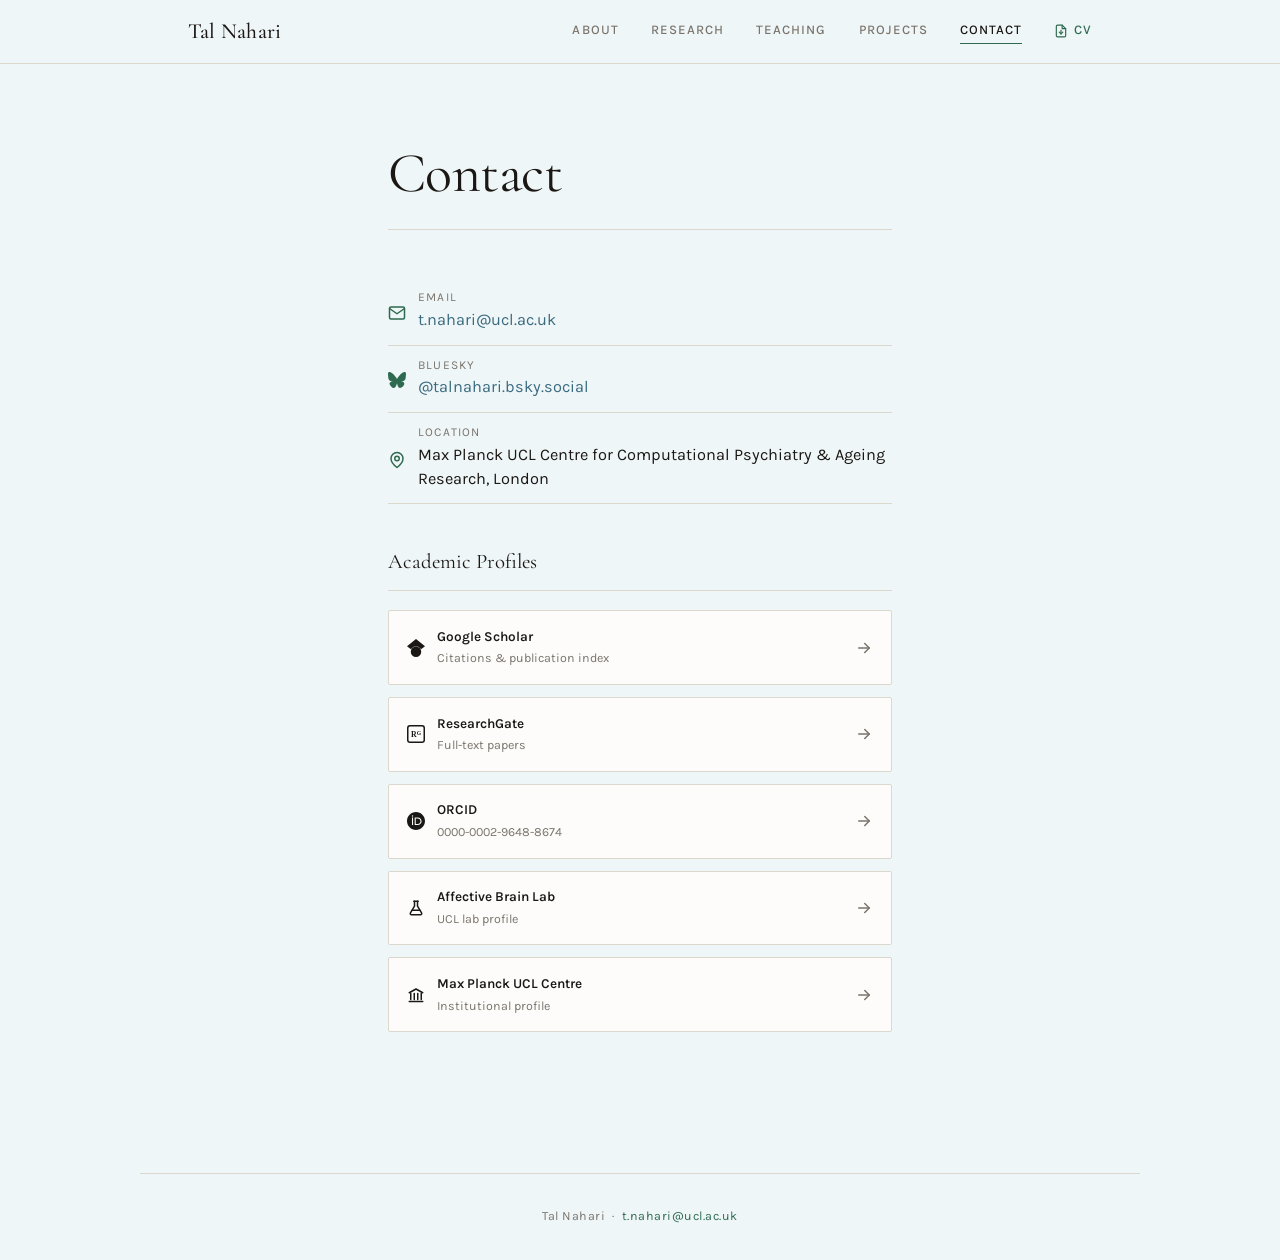
<file: contact.html>
<!DOCTYPE html>
<html lang="en">
<head>
  <meta charset="UTF-8" />
  <meta name="viewport" content="width=device-width, initial-scale=1.0" />
  <title>Contact — Tal Nahari</title>
  <link rel="stylesheet" href="style.css" />
</head>
<body>

  <!-- NAV -->
  <nav class="nav">
    <div class="nav-inner">
      <a href="index.html" class="nav-brand">Tal Nahari</a>
      <ul class="nav-links">
        <li><a href="index.html">About</a></li>
        <li><a href="research.html">Research</a></li>
        <li><a href="teaching.html">Teaching</a></li>
        <li><a href="fun.html">Projects</a></li>
        <li><a href="contact.html" class="active">Contact</a></li>
        <li>
          <a href="Nahari_Tal_CV.pdf" download class="cv-link">
            <svg class="icon icon-stroke" width="14" height="14" viewBox="0 0 24 24" aria-hidden="true"><path d="M14 2H6a2 2 0 0 0-2 2v16a2 2 0 0 0 2 2h12a2 2 0 0 0 2-2V8z"/><polyline points="14 2 14 8 20 8"/><line x1="12" y1="11" x2="12" y2="17"/><polyline points="9 14 12 17 15 14"/></svg>
            CV
          </a>
        </li>
      </ul>
    </div>
  </nav>

  <main class="page contact-page">

    <div class="page-header">
      <h1>Contact</h1>
    </div>

    <!-- DIRECT CHANNELS -->
    <div class="contact-list">
      <div class="contact-line">
        <svg class="icon icon-stroke" width="18" height="18" viewBox="0 0 24 24" aria-hidden="true"><rect x="2" y="4" width="20" height="16" rx="2"/><polyline points="22 6 12 13 2 6"/></svg>
        <div>
          <p class="contact-label">Email</p>
          <a href="mailto:t.nahari@ucl.ac.uk" class="contact-value">t.nahari@ucl.ac.uk</a>
        </div>
      </div>
      <div class="contact-line">
        <svg class="icon" width="18" height="18" viewBox="0 0 24 24" aria-hidden="true"><path d="M12 10.8c-1.087-2.114-4.046-6.053-6.798-7.995C2.566.944 1.561 1.266.902 1.565.139 1.908 0 3.08 0 3.768c0 .69.378 5.65.624 6.479.815 2.736 3.713 3.66 6.383 3.364.136-.02.275-.039.415-.056-.138.022-.276.04-.415.056-3.912.58-7.387 2.005-2.83 7.078 5.013 5.19 6.87-1.113 7.823-4.308.953 3.195 2.05 9.271 7.733 4.308 4.267-4.308 1.172-6.498-2.74-7.078a8.741 8.741 0 0 1-.415-.056c.14.017.279.036.415.056 2.67.297 5.568-.628 6.383-3.364.246-.828.624-5.79.624-6.478 0-.69-.139-1.861-.902-2.206-.659-.298-1.664-.62-4.3 1.24C16.046 4.748 13.087 8.687 12 10.8Z"/></svg>
        <div>
          <p class="contact-label">Bluesky</p>
          <a href="https://bsky.app/profile/talnahari.bsky.social" target="_blank" rel="noopener" class="contact-value">@talnahari.bsky.social</a>
        </div>
      </div>
      <div class="contact-line">
        <svg class="icon icon-stroke" width="18" height="18" viewBox="0 0 24 24" aria-hidden="true"><path d="M20 10c0 6-8 12-8 12s-8-6-8-12a8 8 0 0 1 16 0z"/><circle cx="12" cy="10" r="3"/></svg>
        <div>
          <p class="contact-label">Location</p>
          <p class="contact-value">Max Planck UCL Centre for Computational Psychiatry &amp; Ageing Research, London</p>
        </div>
      </div>
    </div>

    <!-- ACADEMIC PROFILES -->
    <h2 class="contact-subhead">Academic Profiles</h2>

    <div class="profile-links-list">
      <a href="https://scholar.google.com/citations?user=2rUbAiMAAAAJ&hl=en" target="_blank" rel="noopener" class="profile-link">
        <svg class="icon" width="18" height="18" viewBox="0 0 24 24" aria-hidden="true"><path d="M5.242 13.769L0 9.5 12 0l12 9.5-5.242 4.269C17.548 11.249 14.978 9.5 12 9.5c-2.977 0-5.548 1.748-6.758 4.269zM12 10a7 7 0 1 0 0 14 7 7 0 0 0 0-14z"/></svg>
        <div class="pl-label">
          <p class="pl-name">Google Scholar</p>
          <p class="pl-sub">Citations &amp; publication index</p>
        </div>
        <svg class="icon icon-stroke pl-arrow" width="18" height="18" viewBox="0 0 24 24" aria-hidden="true"><line x1="5" y1="12" x2="19" y2="12"/><polyline points="13 6 19 12 13 18"/></svg>
      </a>
      <a href="https://www.researchgate.net/profile/Tal-Nahari" target="_blank" rel="noopener" class="profile-link">
        <svg class="icon" width="18" height="18" viewBox="0 0 24 24" aria-hidden="true"><rect x="1" y="1" width="22" height="22" rx="3" fill="none" stroke="currentColor" stroke-width="2"/><text x="12" y="16.2" text-anchor="middle" font-family="Georgia, serif" font-size="10.5" font-weight="700" fill="currentColor">R<tspan dy="-3.2" font-size="7.5">G</tspan></text></svg>
        <div class="pl-label">
          <p class="pl-name">ResearchGate</p>
          <p class="pl-sub">Full-text papers</p>
        </div>
        <svg class="icon icon-stroke pl-arrow" width="18" height="18" viewBox="0 0 24 24" aria-hidden="true"><line x1="5" y1="12" x2="19" y2="12"/><polyline points="13 6 19 12 13 18"/></svg>
      </a>
      <a href="https://orcid.org/0000-0002-9648-8674" target="_blank" rel="noopener" class="profile-link">
        <svg class="icon" width="18" height="18" viewBox="0 0 24 24" aria-hidden="true"><path d="M12 0C5.372 0 0 5.372 0 12s5.372 12 12 12 12-5.372 12-12S18.628 0 12 0zM7.369 4.378c.525 0 .947.431.947.947s-.422.947-.947.947a.95.95 0 0 1-.947-.947c0-.525.422-.947.947-.947zm-.722 3.038h1.444v10.041H6.647V7.416zm3.562 0h3.9c3.712 0 5.344 2.653 5.344 5.025 0 2.578-2.016 5.025-5.325 5.025h-3.919V7.416zm1.444 1.303v7.444h2.297c3.272 0 4.022-2.484 4.022-3.722 0-2.016-1.284-3.722-4.097-3.722h-2.222z"/></svg>
        <div class="pl-label">
          <p class="pl-name">ORCID</p>
          <p class="pl-sub">0000-0002-9648-8674</p>
        </div>
        <svg class="icon icon-stroke pl-arrow" width="18" height="18" viewBox="0 0 24 24" aria-hidden="true"><line x1="5" y1="12" x2="19" y2="12"/><polyline points="13 6 19 12 13 18"/></svg>
      </a>
      <a href="https://affectivebrain.com/?page_id=7179" target="_blank" rel="noopener" class="profile-link">
        <svg class="icon icon-stroke" width="18" height="18" viewBox="0 0 24 24" aria-hidden="true"><path d="M9 3h6"/><path d="M10 3v6.5L4.6 18.4A1.7 1.7 0 0 0 6.1 21h11.8a1.7 1.7 0 0 0 1.5-2.6L14 9.5V3"/><line x1="7" y1="15" x2="17" y2="15"/></svg>
        <div class="pl-label">
          <p class="pl-name">Affective Brain Lab</p>
          <p class="pl-sub">UCL lab profile</p>
        </div>
        <svg class="icon icon-stroke pl-arrow" width="18" height="18" viewBox="0 0 24 24" aria-hidden="true"><line x1="5" y1="12" x2="19" y2="12"/><polyline points="13 6 19 12 13 18"/></svg>
      </a>
      <a href="https://www.mps-ucl-centre.mpg.de/person/131955" target="_blank" rel="noopener" class="profile-link">
        <svg class="icon icon-stroke" width="18" height="18" viewBox="0 0 24 24" aria-hidden="true"><polyline points="3 9 12 4 21 9"/><line x1="5" y1="10" x2="5" y2="18"/><line x1="9.67" y1="10" x2="9.67" y2="18"/><line x1="14.33" y1="10" x2="14.33" y2="18"/><line x1="19" y1="10" x2="19" y2="18"/><line x1="3" y1="20.5" x2="21" y2="20.5"/></svg>
        <div class="pl-label">
          <p class="pl-name">Max Planck UCL Centre</p>
          <p class="pl-sub">Institutional profile</p>
        </div>
        <svg class="icon icon-stroke pl-arrow" width="18" height="18" viewBox="0 0 24 24" aria-hidden="true"><line x1="5" y1="12" x2="19" y2="12"/><polyline points="13 6 19 12 13 18"/></svg>
      </a>
    </div>

  </main>

  <footer>
    <p>Tal Nahari &nbsp;·&nbsp; <a href="mailto:t.nahari@ucl.ac.uk" style="color:var(--accent)">t.nahari@ucl.ac.uk</a></p>
  </footer>

</body>
</html>
</file>
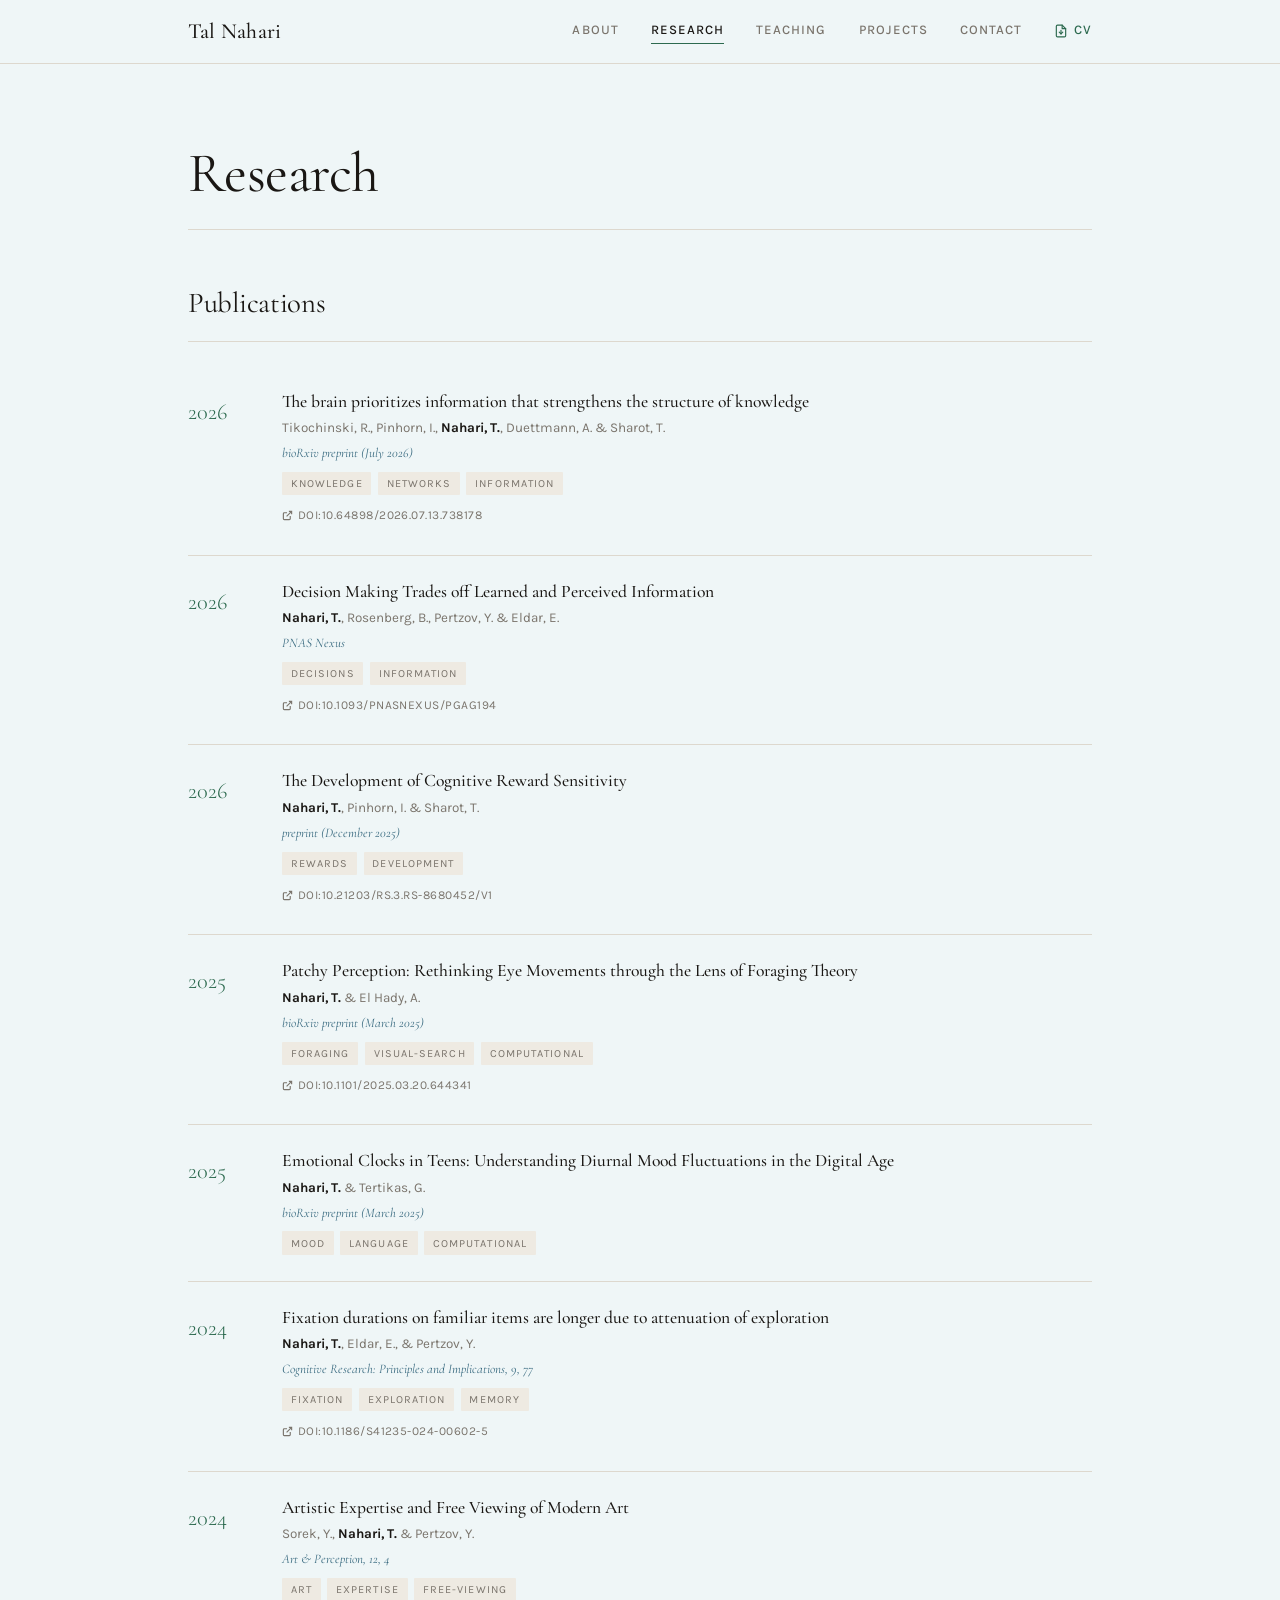
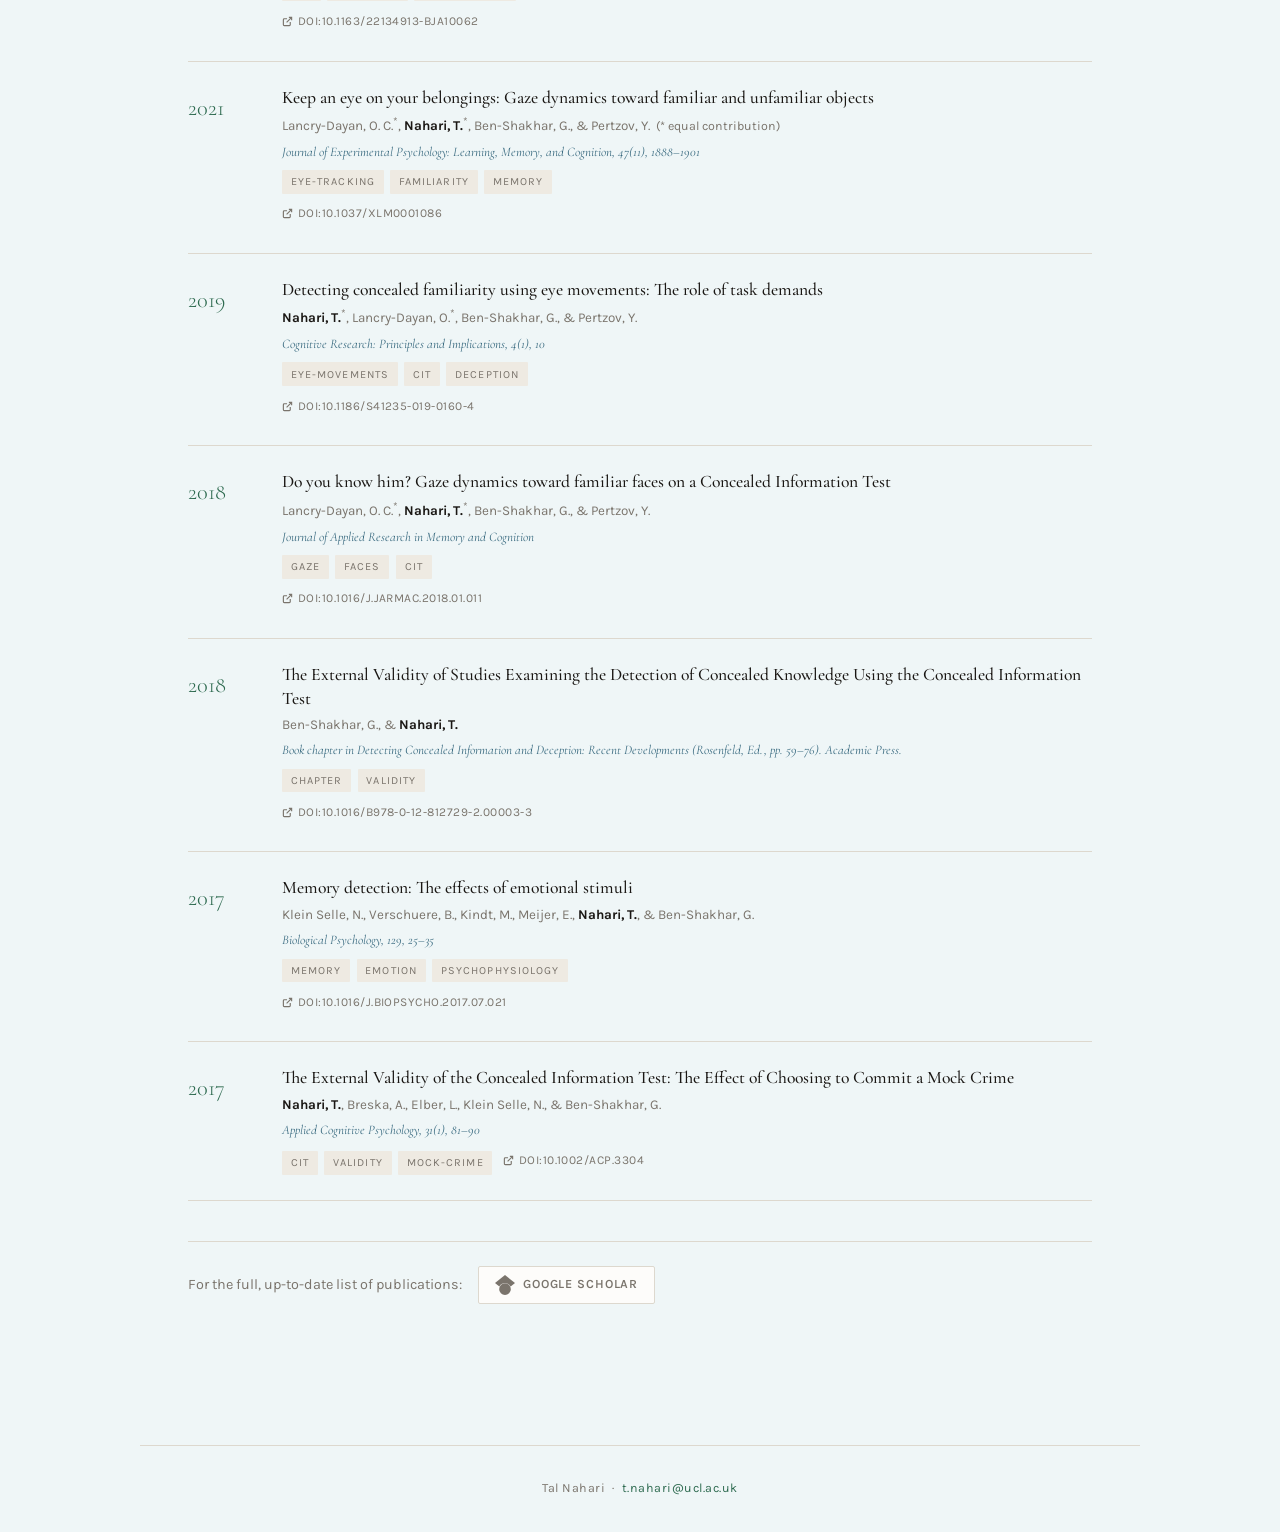
<file: research.html>
<!DOCTYPE html>
<html lang="en">
<head>
  <meta charset="UTF-8" />
  <meta name="viewport" content="width=device-width, initial-scale=1.0" />
  <title>Research — Tal Nahari</title>
  <meta name="description" content="Research interests and publications of Dr. Tal Nahari — cognitive rewards, eye movements, preference formation." />
  <link rel="stylesheet" href="style.css" />
</head>
<body>

  <!-- NAV -->
  <nav class="nav">
    <div class="nav-inner">
      <a href="index.html" class="nav-brand">Tal Nahari</a>
      <ul class="nav-links">
        <li><a href="index.html">About</a></li>
        <li><a href="research.html" class="active">Research</a></li>
        <li><a href="teaching.html">Teaching</a></li>
        <li><a href="fun.html">Projects</a></li>
        <li><a href="contact.html">Contact</a></li>
        <li>
          <a href="Nahari_Tal_CV.pdf" download class="cv-link">
            <svg class="icon icon-stroke" width="14" height="14" viewBox="0 0 24 24" aria-hidden="true"><path d="M14 2H6a2 2 0 0 0-2 2v16a2 2 0 0 0 2 2h12a2 2 0 0 0 2-2V8z"/><polyline points="14 2 14 8 20 8"/><line x1="12" y1="11" x2="12" y2="17"/><polyline points="9 14 12 17 15 14"/></svg>
            CV
          </a>
        </li>
      </ul>
    </div>
  </nav>

  <main class="page">

    <!-- PAGE HEADER -->
    <div class="page-header">
      <h1>Research</h1>
    </div>

    <!-- PUBLICATIONS -->
    <h2 class="section-title">Publications</h2>

    <div class="pubs-list">
      <!-- 2026 preprint (July) -->
      <div class="pub-item">
        <div class="pub-year">2026</div>
        <div class="pub-content">
          <p class="pub-title">The brain prioritizes information that strengthens the structure of knowledge</p>
          <p class="pub-authors">Tikochinski, R., Pinhorn, I., <strong>Nahari, T.</strong>, Duettmann, A. &amp; Sharot, T.</p>
          <p class="pub-journal"><em>bioRxiv</em> preprint (July 2026)</p>
          <span class="pub-tag">Knowledge</span><span class="pub-tag">Networks</span><span class="pub-tag">Information</span>
          <br>
          <a href="https://doi.org/10.64898/2026.07.13.738178" target="_blank" rel="noopener" class="pub-doi">
            <svg width="11" height="11" viewBox="0 0 24 24" fill="none" stroke="currentColor" stroke-width="2.5"><path d="M18 13v6a2 2 0 0 1-2 2H5a2 2 0 0 1-2-2V8a2 2 0 0 1 2-2h6"/><polyline points="15 3 21 3 21 9"/><line x1="10" y1="14" x2="21" y2="3"/></svg>
            doi:10.64898/2026.07.13.738178
          </a>
        </div>
      </div>
      <div class="pub-item">
        <div class="pub-year">2026</div>
        <div class="pub-content">
          <p class="pub-title">Decision Making Trades off Learned and Perceived Information</p>
          <p class="pub-authors"><strong>Nahari, T.</strong>, Rosenberg, B., Pertzov, Y. &amp; Eldar, E.</p>
          <p class="pub-journal">PNAS Nexus</p>
          <span class="pub-tag">Decisions</span><span class="pub-tag">Information</span>
          <br>
          <a href="https://doi.org/10.1093/pnasnexus/pgag194" target="_blank" rel="noopener" class="pub-doi">
            <svg width="11" height="11" viewBox="0 0 24 24" fill="none" stroke="currentColor" stroke-width="2.5"><path d="M18 13v6a2 2 0 0 1-2 2H5a2 2 0 0 1-2-2V8a2 2 0 0 1 2-2h6"/><polyline points="15 3 21 3 21 9"/><line x1="10" y1="14" x2="21" y2="3"/></svg>
            doi:10.1093/pnasnexus/pgag194
          </a>
        </div>
      </div>

      <!-- 2026 preprint -->
      <div class="pub-item">
        <div class="pub-year">2026</div>
        <div class="pub-content">
          <p class="pub-title">The Development of Cognitive Reward Sensitivity</p>
          <p class="pub-authors"><strong>Nahari, T.</strong>, Pinhorn, I. &amp; Sharot, T.</p>
          <p class="pub-journal">preprint (December 2025)</p>
          <span class="pub-tag">Rewards</span><span class="pub-tag">Development</span>
          <br>
          <a href="https://doi.org/10.21203/rs.3.rs-8680452/v1" target="_blank" rel="noopener" class="pub-doi">
            <svg width="11" height="11" viewBox="0 0 24 24" fill="none" stroke="currentColor" stroke-width="2.5"><path d="M18 13v6a2 2 0 0 1-2 2H5a2 2 0 0 1-2-2V8a2 2 0 0 1 2-2h6"/><polyline points="15 3 21 3 21 9"/><line x1="10" y1="14" x2="21" y2="3"/></svg>
            doi:10.21203/rs.3.rs-8680452/v1
          </a>
        </div>
      </div>

      <div class="pub-item">
        <div class="pub-year">2025</div>
        <div class="pub-content">
          <p class="pub-title">Patchy Perception: Rethinking Eye Movements through the Lens of Foraging Theory</p>
          <p class="pub-authors"><strong>Nahari, T.</strong> &amp; El Hady, A.</p>
          <p class="pub-journal"><em>bioRxiv</em> preprint (March 2025)</p>
          <span class="pub-tag">Foraging</span><span class="pub-tag">Visual-search</span><span class="pub-tag">Computational</span>
          <br>
          <a href="https://doi.org/10.1101/2025.03.20.644341" target="_blank" rel="noopener" class="pub-doi">
            <svg width="11" height="11" viewBox="0 0 24 24" fill="none" stroke="currentColor" stroke-width="2.5"><path d="M18 13v6a2 2 0 0 1-2 2H5a2 2 0 0 1-2-2V8a2 2 0 0 1 2-2h6"/><polyline points="15 3 21 3 21 9"/><line x1="10" y1="14" x2="21" y2="3"/></svg>
            doi:10.1101/2025.03.20.644341
          </a>
        </div>
      </div>

      <div class="pub-item">
        <div class="pub-year">2025</div>
        <div class="pub-content">
          <p class="pub-title">Emotional Clocks in Teens: Understanding Diurnal Mood Fluctuations in the Digital Age</p>
          <p class="pub-authors"><strong>Nahari, T.</strong> &amp; Tertikas, G.</p>
          <p class="pub-journal"><em>bioRxiv</em> preprint (March 2025)</p>
          <span class="pub-tag">Mood</span><span class="pub-tag">Language</span><span class="pub-tag">Computational</span>
          <br>
        </div>
      </div>
      
      <!-- 2024 -->
      <div class="pub-item">
        <div class="pub-year">2024</div>
        <div class="pub-content">
          <p class="pub-title">Fixation durations on familiar items are longer due to attenuation of exploration</p>
          <p class="pub-authors"><strong>Nahari, T.</strong>, Eldar, E., &amp; Pertzov, Y.</p>
          <p class="pub-journal">Cognitive Research: Principles and Implications, 9, 77</p>
          <span class="pub-tag">Fixation</span><span class="pub-tag">Exploration</span><span class="pub-tag">Memory</span>
          <br>
          <a href="https://doi.org/10.1186/s41235-024-00602-5" target="_blank" rel="noopener" class="pub-doi">
            <svg width="11" height="11" viewBox="0 0 24 24" fill="none" stroke="currentColor" stroke-width="2.5"><path d="M18 13v6a2 2 0 0 1-2 2H5a2 2 0 0 1-2-2V8a2 2 0 0 1 2-2h6"/><polyline points="15 3 21 3 21 9"/><line x1="10" y1="14" x2="21" y2="3"/></svg>
            doi:10.1186/s41235-024-00602-5
          </a>
        </div>
      </div>

      <div class="pub-item">
        <div class="pub-year">2024</div>
        <div class="pub-content">
          <p class="pub-title"> Artistic Expertise and Free Viewing of Modern Art </p>
          <p class="pub-authors">Sorek, Y., <strong>Nahari, T.</strong> &amp; Pertzov, Y.</p>
          <p class="pub-journal">Art &amp; Perception, 12, 4</p>
          <span class="pub-tag">Art</span><span class="pub-tag">Expertise</span><span class="pub-tag">Free-viewing</span>
          <br>
          <a href="https://doi.org/10.1163/22134913-bja10062" target="_blank" rel="noopener" class="pub-doi">
            <svg width="11" height="11" viewBox="0 0 24 24" fill="none" stroke="currentColor" stroke-width="2.5"><path d="M18 13v6a2 2 0 0 1-2 2H5a2 2 0 0 1-2-2V8a2 2 0 0 1 2-2h6"/><polyline points="15 3 21 3 21 9"/><line x1="10" y1="14" x2="21" y2="3"/></svg>
            doi:10.1163/22134913-bja10062
          </a>
        </div>
      </div>

      <!-- 2021 -->
      <div class="pub-item">
        <div class="pub-year">2021</div>
        <div class="pub-content">
          <p class="pub-title">Keep an eye on your belongings: Gaze dynamics toward familiar and unfamiliar objects</p>
          <p class="pub-authors">Lancry-Dayan, O. C.<sup>*</sup>, <strong>Nahari, T.</strong><sup>*</sup>, Ben-Shakhar, G., &amp; Pertzov, Y. &nbsp;<span style="font-size:0.78rem;color:var(--muted)">(* equal contribution)</span></p>
          <p class="pub-journal">Journal of Experimental Psychology: Learning, Memory, and Cognition, 47(11), 1888–1901</p>
          <span class="pub-tag">Eye-tracking</span><span class="pub-tag">Familiarity</span><span class="pub-tag">Memory</span>
          <br>
          <a href="https://doi.org/10.1037/xlm0001086" target="_blank" rel="noopener" class="pub-doi">
            <svg width="11" height="11" viewBox="0 0 24 24" fill="none" stroke="currentColor" stroke-width="2.5"><path d="M18 13v6a2 2 0 0 1-2 2H5a2 2 0 0 1-2-2V8a2 2 0 0 1 2-2h6"/><polyline points="15 3 21 3 21 9"/><line x1="10" y1="14" x2="21" y2="3"/></svg>
            doi:10.1037/xlm0001086
          </a>
        </div>
      </div>

      <!-- 2019 -->
      <div class="pub-item">
        <div class="pub-year">2019</div>
        <div class="pub-content">
          <p class="pub-title">Detecting concealed familiarity using eye movements: The role of task demands</p>
          <p class="pub-authors"><strong>Nahari, T.</strong><sup>*</sup>, Lancry-Dayan, O.<sup>*</sup>, Ben-Shakhar, G., &amp; Pertzov, Y.</p>
          <p class="pub-journal">Cognitive Research: Principles and Implications, 4(1), 10</p>
          <span class="pub-tag">Eye-movements</span><span class="pub-tag">CIT</span><span class="pub-tag">Deception</span>
          <br>
          <a href="https://doi.org/10.1186/s41235-019-0160-4" target="_blank" rel="noopener" class="pub-doi">
            <svg width="11" height="11" viewBox="0 0 24 24" fill="none" stroke="currentColor" stroke-width="2.5"><path d="M18 13v6a2 2 0 0 1-2 2H5a2 2 0 0 1-2-2V8a2 2 0 0 1 2-2h6"/><polyline points="15 3 21 3 21 9"/><line x1="10" y1="14" x2="21" y2="3"/></svg>
            doi:10.1186/s41235-019-0160-4
          </a>
        </div>
      </div>

      <!-- 2018a -->
      <div class="pub-item">
        <div class="pub-year">2018</div>
        <div class="pub-content">
          <p class="pub-title">Do you know him? Gaze dynamics toward familiar faces on a Concealed Information Test</p>
          <p class="pub-authors">Lancry-Dayan, O. C.<sup>*</sup>, <strong>Nahari, T.</strong><sup>*</sup>, Ben-Shakhar, G., &amp; Pertzov, Y.</p>
          <p class="pub-journal">Journal of Applied Research in Memory and Cognition</p>
          <span class="pub-tag">Gaze</span><span class="pub-tag">Faces</span><span class="pub-tag">CIT</span>
            <br>
          <a href="https://doi.org/10.1016/j.jarmac.2018.01.011" target="_blank" rel="noopener" class="pub-doi">
            <svg width="11" height="11" viewBox="0 0 24 24" fill="none" stroke="currentColor" stroke-width="2.5"><path d="M18 13v6a2 2 0 0 1-2 2H5a2 2 0 0 1-2-2V8a2 2 0 0 1 2-2h6"/><polyline points="15 3 21 3 21 9"/><line x1="10" y1="14" x2="21" y2="3"/></svg>
            doi:10.1016/j.jarmac.2018.01.011
          </a>
        </div>
      </div>

      <!-- 2018b -->
      <div class="pub-item">
        <div class="pub-year">2018</div>
        <div class="pub-content">
          <p class="pub-title">The External Validity of Studies Examining the Detection of Concealed Knowledge Using the Concealed Information Test</p>
          <p class="pub-authors">Ben-Shakhar, G., &amp; <strong>Nahari, T.</strong></p>
          <p class="pub-journal">Book chapter in <em>Detecting Concealed Information and Deception: Recent Developments</em> (Rosenfeld, Ed., pp. 59–76). Academic Press.</p>
          <span class="pub-tag">Chapter</span><span class="pub-tag">Validity</span>
          <br>
          <a href="https://doi.org/10.1016/B978-0-12-812729-2.00003-3" target="_blank" rel="noopener" class="pub-doi">
            <svg width="11" height="11" viewBox="0 0 24 24" fill="none" stroke="currentColor" stroke-width="2.5"><path d="M18 13v6a2 2 0 0 1-2 2H5a2 2 0 0 1-2-2V8a2 2 0 0 1 2-2h6"/><polyline points="15 3 21 3 21 9"/><line x1="10" y1="14" x2="21" y2="3"/></svg>
            doi:10.1016/B978-0-12-812729-2.00003-3
          </a>
        </div>
      </div>

      <!-- 2017a -->
      <div class="pub-item">
        <div class="pub-year">2017</div>
        <div class="pub-content">
          <p class="pub-title">Memory detection: The effects of emotional stimuli</p>
          <p class="pub-authors">Klein Selle, N., Verschuere, B., Kindt, M., Meijer, E., <strong>Nahari, T.</strong>, &amp; Ben-Shakhar, G.</p>
          <p class="pub-journal">Biological Psychology, 129, 25–35</p>
          <span class="pub-tag">Memory</span><span class="pub-tag">Emotion</span><span class="pub-tag">Psychophysiology</span>
          <br>
          <a href="https://doi.org/10.1016/j.biopsycho.2017.07.021" target="_blank" rel="noopener" class="pub-doi">
            <svg width="11" height="11" viewBox="0 0 24 24" fill="none" stroke="currentColor" stroke-width="2.5"><path d="M18 13v6a2 2 0 0 1-2 2H5a2 2 0 0 1-2-2V8a2 2 0 0 1 2-2h6"/><polyline points="15 3 21 3 21 9"/><line x1="10" y1="14" x2="21" y2="3"/></svg>
            doi:10.1016/j.biopsycho.2017.07.021
          </a>
        </div>
      </div>

      <!-- 2017b -->
      <div class="pub-item">
        <div class="pub-year">2017</div>
        <div class="pub-content">
          <p class="pub-title">The External Validity of the Concealed Information Test: The Effect of Choosing to Commit a Mock Crime</p>
          <p class="pub-authors"><strong>Nahari, T.</strong>, Breska, A., Elber, L., Klein Selle, N., &amp; Ben-Shakhar, G.</p>
          <p class="pub-journal">Applied Cognitive Psychology, 31(1), 81–90</p>
          <span class="pub-tag">CIT</span><span class="pub-tag">Validity</span><span class="pub-tag">Mock-crime</span>
          <a href="https://doi.org/10.1002/acp.3304" target="_blank" rel="noopener" class="pub-doi">
            <svg width="11" height="11" viewBox="0 0 24 24" fill="none" stroke="currentColor" stroke-width="2.5"><path d="M18 13v6a2 2 0 0 1-2 2H5a2 2 0 0 1-2-2V8a2 2 0 0 1 2-2h6"/><polyline points="15 3 21 3 21 9"/><line x1="10" y1="14" x2="21" y2="3"/></svg>
            doi:10.1002/acp.3304
          </a>
        </div>
      </div>

    </div><!-- /pubs-list -->

    <!-- SCHOLAR LINK -->
    <div style="margin-top:2.5rem;padding-top:1.5rem;border-top:1px solid var(--border);display:flex;flex-wrap:wrap;align-items:center;gap:1rem;">
      <p style="font-size:0.9rem;color:var(--muted)">For the full, up-to-date list of publications:</p>
      <a href="https://scholar.google.com/citations?user=2rUbAiMAAAAJ&hl=en" target="_blank" rel="noopener" class="alink">
        <svg class="icon" width="20" height="20" viewBox="0 0 24 24" aria-hidden="true"><path d="M5.242 13.769L0 9.5 12 0l12 9.5-5.242 4.269C17.548 11.249 14.978 9.5 12 9.5c-2.977 0-5.548 1.748-6.758 4.269zM12 10a7 7 0 1 0 0 14 7 7 0 0 0 0-14z"/></svg>
        Google Scholar
      </a>
    </div>

  </main>

  <footer>
    <p>Tal Nahari &nbsp;·&nbsp; <a href="mailto:t.nahari@ucl.ac.uk" style="color:var(--accent)">t.nahari@ucl.ac.uk</a></p>
  </footer>

</body>
</html>
</file>
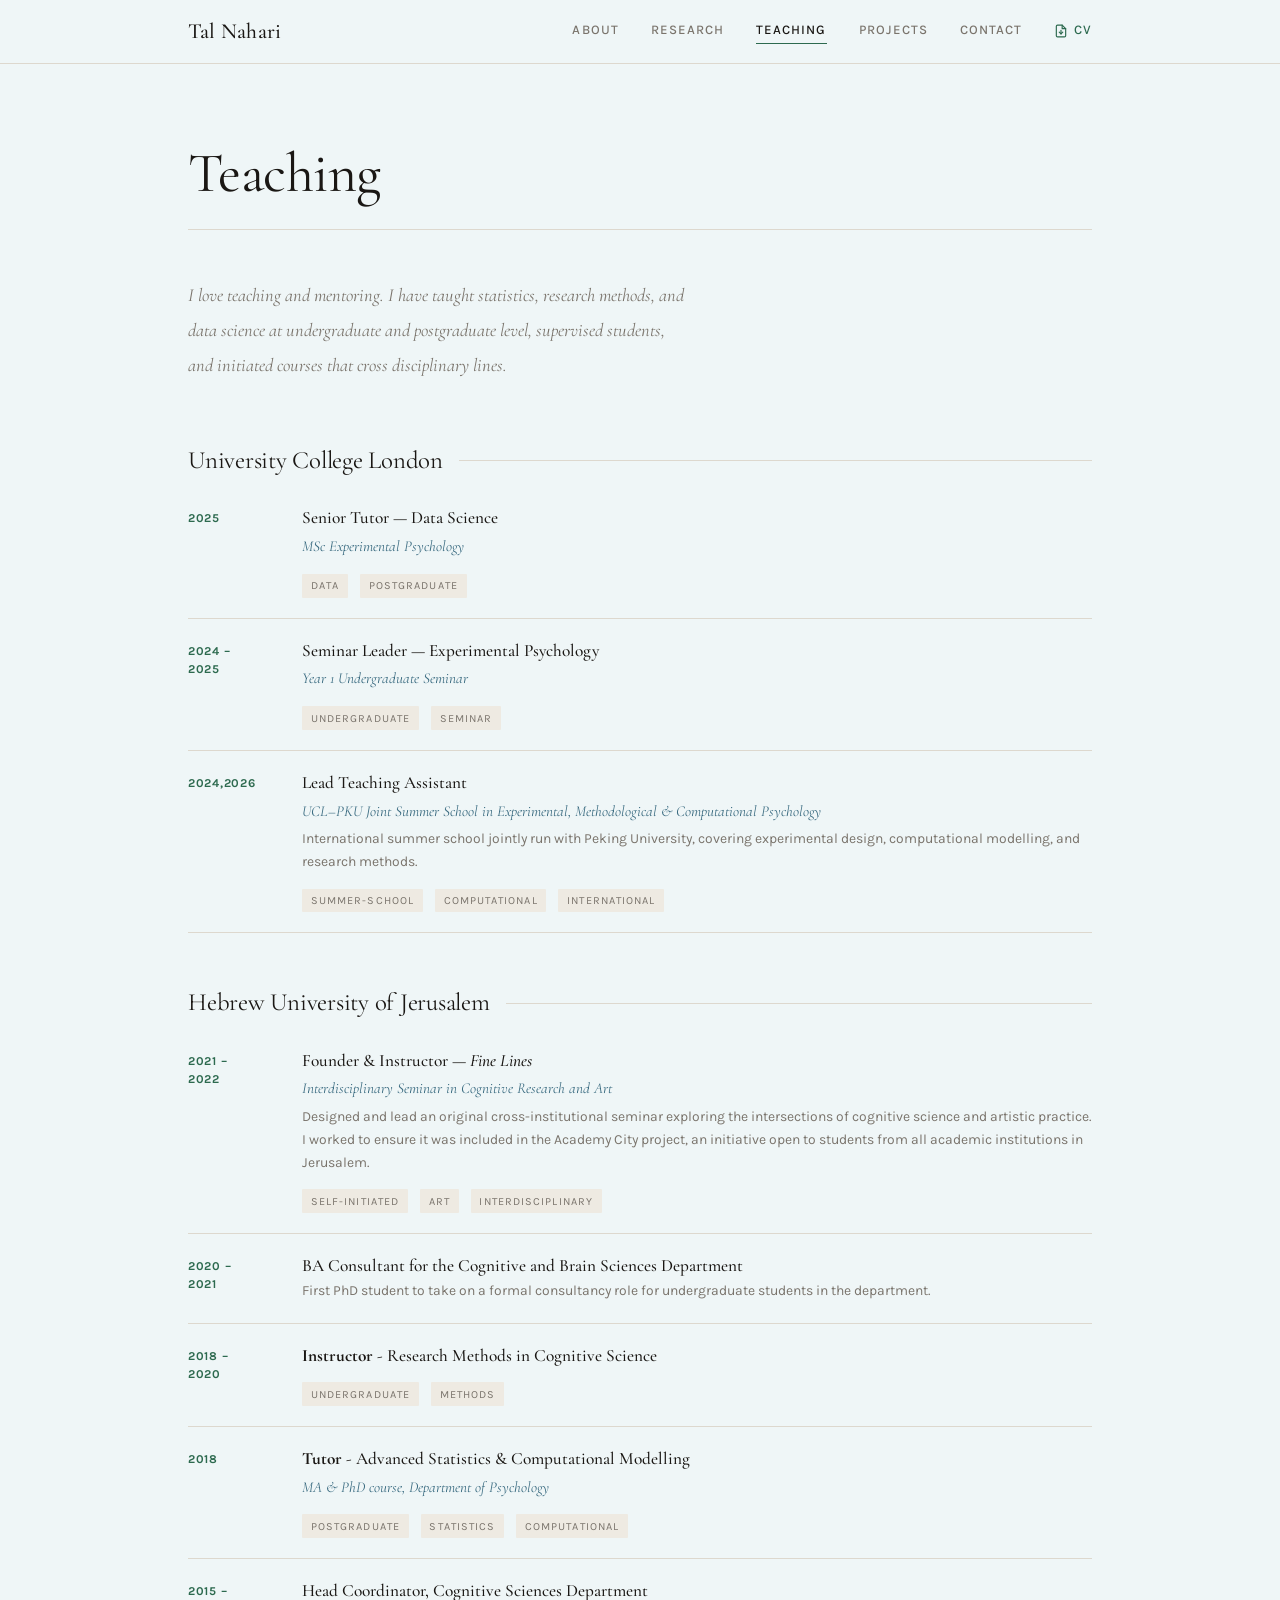
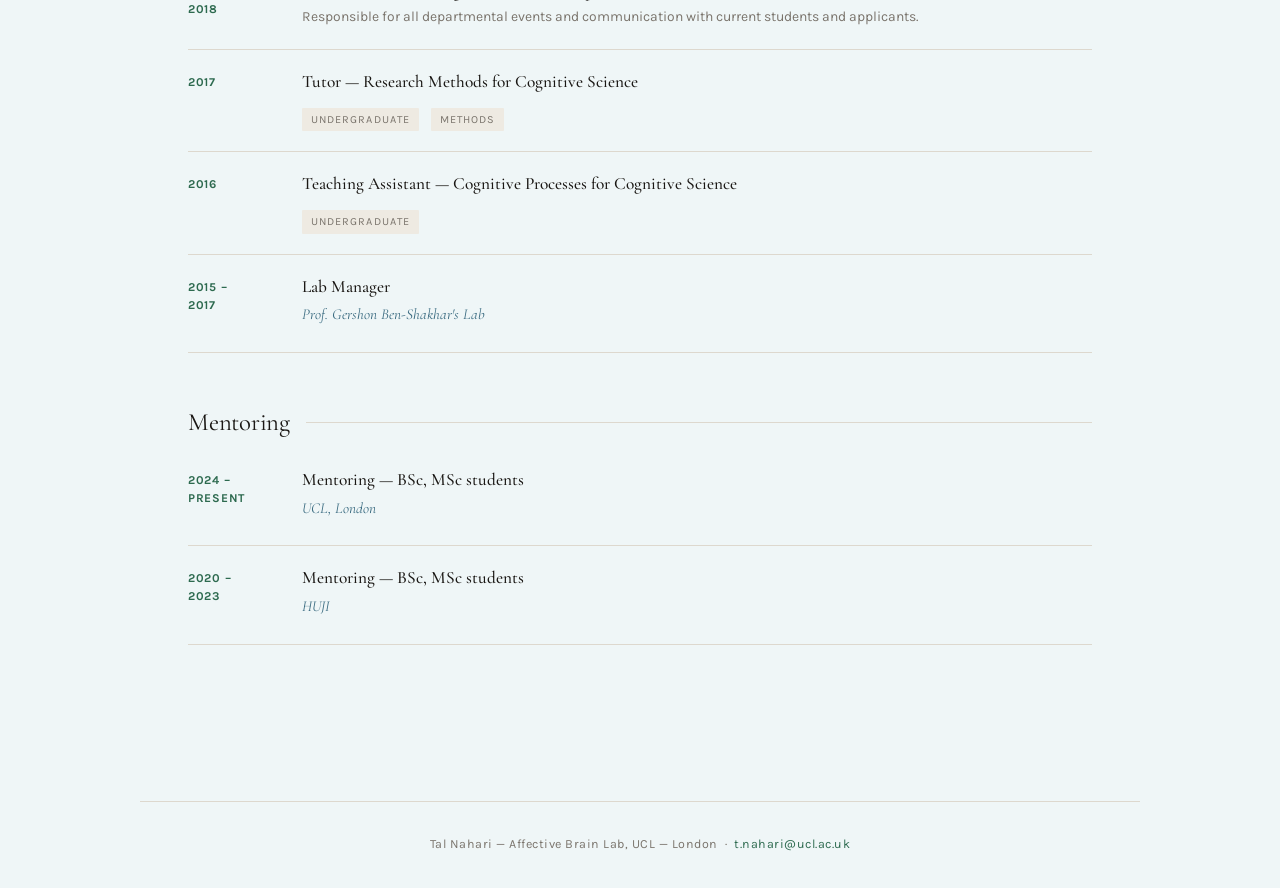
<file: teaching.html>
<!DOCTYPE html>
<html lang="en">
<head>
  <meta charset="UTF-8" />
  <meta name="viewport" content="width=device-width, initial-scale=1.0" />
  <title>Teaching — Tal Nahari</title>
  <meta name="description" content="Teaching, tutoring, and mentoring by Tal Nahari — UCL and Hebrew University of Jerusalem." />
  <link rel="stylesheet" href="style.css" />
  <style>

    .teaching-intro {
      font-family: var(--font-display);
      font-size: clamp(1.05rem, 2.5vw, 1.15rem);
      line-height: 1.9;
      color: var(--muted);
      font-style: italic;
      max-width: 62ch;
      margin-bottom: 3.5rem;
    }

    /* Institution group heading */
    .inst-heading {
      display: flex;
      align-items: center;
      gap: 1rem;
      margin-bottom: 0.25rem;
      margin-top: 3rem;
    }
    .inst-heading:first-of-type { margin-top: 0; }
    .inst-name {
      font-family: var(--font-display);
      font-size: 1.55rem;
      font-weight: 400;
      letter-spacing: -0.01em;
    }
    .inst-location {
      font-size: 0.78rem;
      color: var(--muted);
      letter-spacing: 0.08em;
      text-transform: uppercase;
      font-weight: 500;
      padding-top: 2px;
    }
    .inst-rule {
      flex: 1;
      height: 1px;
      background: var(--border);
    }

    /* Teaching entry list */
    .teaching-list { display: grid; gap: 0; margin-bottom: 1rem; }

    .teaching-entry {
      display: grid;
      grid-template-columns: 90px 1fr;
      gap: 1.25rem 1.5rem;
      padding: 1.25rem 0;
      border-bottom: 1px solid var(--border);
      align-items: start;
    }

    .t-year {
      font-size: 0.75rem;
      font-weight: 700;
      letter-spacing: 0.06em;
      color: var(--accent);
      text-transform: uppercase;
      padding-top: 3px;
      line-height: 1.5;
    }

    .t-body {}
    .t-role {
      font-family: var(--font-display);
      font-size: 1.08rem;
      font-weight: 500;
      line-height: 1.35;
      margin-bottom: 0.2rem;
    }
    .t-course {
      font-family: var(--font-display);
      font-style: italic;
      font-size: 0.95rem;
      color: var(--teal);
      margin-bottom: 0.25rem;
    }
    .t-desc {
      font-size: 0.87rem;
      color: var(--muted);
      line-height: 1.65;
    }
    .t-tags {
      display: flex;
      flex-wrap: wrap;
      gap: 0.35rem;
      margin-top: 0.5rem;
    }

    /* Highlight card for special/initiated entries */
    .teaching-entry.featured {
      background: var(--white);
      border: 1px solid var(--border);
      border-radius: 2px;
      padding: 1.25rem 1.35rem;
      margin: 0.5rem 0;
      position: relative;
      overflow: hidden;
    }
    .teaching-entry.featured::before {
      content: '';
      position: absolute;
      top: 0; left: 0;
      width: 3px; height: 100%;
      background: var(--sage);
    }
    .teaching-entry.featured + .teaching-entry {
      border-top: none;
    }

    @media (max-width: 560px) {
      .teaching-entry {
        grid-template-columns: 1fr;
        gap: 0.3rem;
      }
    }
  </style>
</head>
<body>

  <!-- NAV -->
  <nav class="nav">
    <div class="nav-inner">
      <a href="index.html" class="nav-brand">Tal Nahari</a>
      <ul class="nav-links">
        <li><a href="index.html">About</a></li>
        <li><a href="research.html">Research</a></li>
        <li><a href="teaching.html" class="active">Teaching</a></li>
        <li><a href="fun.html">Projects</a></li>
        <li><a href="contact.html">Contact</a></li>
        <li>
          <a href="Nahari_Tal_CV.pdf" download class="cv-link">
            <svg class="icon icon-stroke" width="14" height="14" viewBox="0 0 24 24" aria-hidden="true"><path d="M14 2H6a2 2 0 0 0-2 2v16a2 2 0 0 0 2 2h12a2 2 0 0 0 2-2V8z"/><polyline points="14 2 14 8 20 8"/><line x1="12" y1="11" x2="12" y2="17"/><polyline points="9 14 12 17 15 14"/></svg>
            CV
          </a>
        </li>
      </ul>
    </div>
  </nav>

  <main class="page">

    <div class="page-header">
      <h1>Teaching</h1>
    </div>

    <p class="teaching-intro">
      I love teaching and mentoring. I have taught statistics, research methods, and data science at undergraduate and postgraduate level,
      supervised students, and initiated courses that cross disciplinary lines.
    </p>


    <!-- ═══════════════════════════════
         UCL  (current)
         ═══════════════════════════════ -->
    <div class="inst-heading">
      <h2 class="inst-name">University College London</h2>
      <div class="inst-rule"></div>
    </div>

    <div class="teaching-list">

      <div class="teaching-entry">
        <div class="t-year">2025</div>
        <div class="t-body">
          <p class="t-role">Senior Tutor — Data Science</p>
          <p class="t-course">MSc Experimental Psychology</p>
          <div class="t-tags">
            <span class="pub-tag">Data</span>
            <span class="pub-tag">Postgraduate</span>
          </div>
        </div>
      </div>

      <div class="teaching-entry">
        <div class="t-year">2024 –<br>2025</div>
        <div class="t-body">
          <p class="t-role">Seminar Leader — Experimental Psychology</p>
          <p class="t-course">Year 1 Undergraduate Seminar</p>
          <div class="t-tags">
            <span class="pub-tag">Undergraduate</span>
            <span class="pub-tag">Seminar</span>
          </div>
        </div>
      </div>

      <div class="teaching-entry">
        <div class="t-year">2024,2026</div>
        <div class="t-body">
          <p class="t-role">Lead Teaching Assistant</p>
          <p class="t-course">UCL–PKU Joint Summer School in Experimental, Methodological &amp; Computational Psychology</p>
          <p class="t-desc">International summer school jointly run with Peking University, covering experimental design, computational modelling, and research methods.</p>
          <div class="t-tags">
            <span class="pub-tag">Summer-school</span>
            <span class="pub-tag">Computational</span>
            <span class="pub-tag">International</span>
          </div>
        </div>
      </div>

    </div><!-- /UCL list -->


    <!-- ═══════════════════════════════
         Hebrew University of Jerusalem
         ═══════════════════════════════ -->
    <div class="inst-heading">
      <h2 class="inst-name">Hebrew University of Jerusalem</h2>
      <div class="inst-rule"></div>
    </div>

    <div class="teaching-list">

      <!-- Fine Lines — featured as it was self-initiated -->
      <div class="teaching-entry">
        <div class="t-year">2021 –<br>2022</div>
        <div class="t-body">
          <p class="t-role">Founder &amp; Instructor — <em>Fine Lines</em></p>
          <p class="t-course">Interdisciplinary Seminar in Cognitive Research and Art</p>
          <p class="t-desc">
            Designed and lead an original cross-institutional seminar exploring the intersections of cognitive
            science and artistic practice. I worked to ensure it was included in the
            Academy City project, an initiative open to students from all academic institutions in Jerusalem. 
          </p>
          <div class="t-tags">
            <span class="pub-tag">Self-initiated</span>
            <span class="pub-tag">Art</span>
            <span class="pub-tag">Interdisciplinary</span>
          </div>
        </div>
      </div>

      <div class="teaching-entry">
        <div class="t-year">2020 –<br>2021</div>
        <div class="t-body">
          <p class="t-role">BA Consultant for the Cognitive and Brain Sciences Department</p>
          <!-- <p class="t-course">Cognitive and Brain Sciences Department</p> -->
          <p class="t-desc">First PhD student to take on a formal consultancy role for undergraduate students in the department.</p>
        </div>
      </div>

      <div class="teaching-entry">
        <div class="t-year">2018 –<br>2020</div>
        <div class="t-body">
          <p class="t-role"><strong>Instructor</strong> - Research Methods in Cognitive Science</p>
          <div class="t-tags">
            <span class="pub-tag">Undergraduate</span>
            <span class="pub-tag">Methods</span>
          </div>
        </div>
      </div>

      <div class="teaching-entry">
        <div class="t-year">2018</div>
        <div class="t-body">
          <p class="t-role"><strong>Tutor</strong> - Advanced Statistics &amp; Computational Modelling</p>
          <p class="t-course">MA &amp; PhD course, Department of Psychology</p>
          <div class="t-tags">
            <span class="pub-tag">Postgraduate</span>
            <span class="pub-tag">Statistics</span>
            <span class="pub-tag">Computational</span>
          </div>
        </div>
      </div>

      <div class="teaching-entry">
        <div class="t-year">2015 –<br>2018</div>
        <div class="t-body">
          <p class="t-role">Head Coordinator, Cognitive Sciences Department</p>
          <p class="t-desc">Responsible for all departmental events and communication with current students and applicants.</p>
        </div>
      </div>


      <div class="teaching-entry">
        <div class="t-year">2017</div>
        <div class="t-body">
          <p class="t-role">Tutor — Research Methods for Cognitive Science</p>
          <div class="t-tags">
            <span class="pub-tag">Undergraduate</span>
            <span class="pub-tag">Methods</span>
          </div>
        </div>
      </div>

      <div class="teaching-entry">
        <div class="t-year">2016</div>
        <div class="t-body">
          <p class="t-role">Teaching Assistant — Cognitive Processes for Cognitive Science</p>
          <div class="t-tags">
            <span class="pub-tag">Undergraduate</span>
          </div>
        </div>
      </div>

      <div class="teaching-entry">
        <div class="t-year">2015 –<br>2017</div>
        <div class="t-body">
          <p class="t-role">Lab Manager</p>
          <p class="t-course">Prof. Gershon Ben-Shakhar's Lab</p>
        </div>
      </div>

    </div><!-- /Hebrew U list -->


    <!-- ═══════════════════════════════
         MENTORING
         ═══════════════════════════════ -->
    <div class="inst-heading" style="margin-top:3rem;">
      <h2 class="inst-name">Mentoring</h2>
      <div class="inst-rule"></div>
    </div>

    <div class="teaching-list">

      <div class="teaching-entry">
        <div class="t-year">2024 –<br>present</div>
        <div class="t-body">
          <p class="t-role">Mentoring — BSc, MSc students</p>
          <p class="t-course">UCL, London</p>
        </div>
      </div>

      <div class="teaching-entry">
        <div class="t-year">2020 –<br>2023</div>
        <div class="t-body">
          <p class="t-role">Mentoring — BSc, MSc students</p>
          <p class="t-course">HUJI</p>
        </div>
      </div>

    </div>

  </main>

  <footer>
    <p>Tal Nahari &mdash; Affective Brain Lab, UCL &mdash; London &nbsp;·&nbsp; <a href="mailto:t.nahari@ucl.ac.uk" style="color:var(--accent)">t.nahari@ucl.ac.uk</a></p>
  </footer>

</body>
</html>
</file>
<file: style.css>
/* ============================================
   TAL NAHARI — Personal Academic Website
   ============================================ */

@import url('https://fonts.googleapis.com/css2?family=Cormorant+Garamond:ital,wght@0,300;0,400;0,500;0,600;1,300;1,400;1,500&family=Karla:ital,wght@0,300;0,400;0,500;0,600;1,300&display=swap');

/* ---- Reset & Base ---- */
*, *::before, *::after { box-sizing: border-box; margin: 0; padding: 0; }

:root {
  --bg:       #eff6f7;
  --bg2:      #EEEAE2;
  --white:    #FDFCFA;
  --text:     #1A1714;
  --muted:    #7A746C;
  --border:   #DDD8CE;
  --accent:   #2D6A4F;   
  --accent-h: #1B4332;  
  --teal:     #3A6B80;
  --sage:     #537A5A;
  --sand:     #C9A96E;

  /* --bg:       #abeff8;
  --bg2:      #abe8f5;
  --white:    #FCFEFE;

  --text:     #142126;
  --muted:    #61727A;
  --border:   #C9D7DC;

  --accent:   #3A6B80;
  --accent-h: #2E586A;

  --teal:     #2F6175;
  --sage:     #5F7F7B;
  --sand:     #B8A17A; */

  --font-display: 'Cormorant Garamond', Georgia, serif;
  --font-body:    'Karla', system-ui, sans-serif;

  --nav-h: 64px;
  --max-w: 1000px;
  --gap:   clamp(1.5rem, 4vw, 3rem);
}

html { scroll-behavior: smooth; }

body {
  background: var(--bg);
  color: var(--text);
  font-family: var(--font-body);
  font-size: clamp(15px, 1.8vw, 17px);
  line-height: 1.75;
  -webkit-font-smoothing: antialiased;
}

a { color: inherit; text-decoration: none; }
img { max-width: 100%; display: block; }
ul { list-style: none; }

/* ---- NAV ---- */
.nav {
  position: sticky; top: 0; z-index: 100;
  background: var(--bg);
  border-bottom: 1px solid var(--border);
  height: var(--nav-h);
}
.nav-inner {
  max-width: var(--max-w);
  margin: 0 auto;
  padding: 0 var(--gap);
  height: 100%;
  display: flex;
  align-items: center;
  justify-content: space-between;
}
.nav-brand {
  font-family: var(--font-display);
  font-size: 1.35rem;
  font-weight: 500;
  letter-spacing: 0.01em;
  color: var(--text);
  transition: color .2s;
}
.nav-brand:hover { color: var(--accent); }

.nav-links {
  display: flex;
  align-items: center;
  gap: 2rem;
}
.nav-links a {
  font-size: 0.82rem;
  font-weight: 500;
  letter-spacing: 0.08em;
  text-transform: uppercase;
  color: var(--muted);
  transition: color .2s;
  position: relative;
  padding-bottom: 2px;
}
.nav-links a::after {
  content: '';
  position: absolute;
  bottom: 0; left: 0;
  width: 0; height: 1px;
  background: var(--accent);
  transition: width .25s ease;
}
.nav-links a:hover,
.nav-links a.active {
  color: var(--text);
}
.nav-links a:hover::after,
.nav-links a.active::after { width: 100%; }

.nav-links .scholar-link {
  display: flex;
  align-items: center;
  gap: 0.4rem;
  color: var(--accent);
  font-weight: 600;
  letter-spacing: 0.05em;
  padding: 0.35rem 0.85rem;
  border: 1px solid var(--accent);
  border-radius: 2px;
  transition: background .2s, color .2s;
}
.nav-links .scholar-link::after { display: none; }
.nav-links .scholar-link:hover {
  background: var(--accent);
  color: var(--white);
}

/* ---- PAGE WRAPPER ---- */
.page {
  max-width: var(--max-w);
  margin: 0 auto;
  padding: clamp(2.5rem, 6vw, 5rem) var(--gap);
}

/* ---- PAGE HEADER ---- */
.page-header {
  margin-bottom: 3rem;
  padding-bottom: 1.5rem;
  border-bottom: 1px solid var(--border);
}
.page-header .eyebrow {
  font-size: 0.72rem;
  letter-spacing: 0.15em;
  text-transform: uppercase;
  color: var(--accent);
  font-weight: 600;
  margin-bottom: 0.5rem;
}
.page-header h1 {
  font-family: var(--font-display);
  font-size: clamp(2.4rem, 5vw, 3.5rem);
  font-weight: 400;
  line-height: 1.15;
  letter-spacing: -0.01em;
}

/* ---- HOME / HERO ---- */
.hero {
  display: grid;
  grid-template-columns: 1fr 300px;
  gap: 4rem;
  align-items: start;
  padding-top: clamp(2.5rem, 6vw, 4.5rem);
}
.hero-text .greeting {
  font-size: 0.75rem;
  letter-spacing: 0.15em;
  text-transform: uppercase;
  color: var(--accent);
  font-weight: 600;
  margin-bottom: 1rem;
}
.hero-text h1 {
  font-family: var(--font-display);
  font-size: clamp(3rem, 7vw, 5rem);
  font-weight: 300;
  line-height: 1.05;
  letter-spacing: -0.02em;
  margin-bottom: 0.4rem;
}
.hero-text .title {
  font-family: var(--font-display);
  font-size: 1.2rem;
  color: var(--muted);
  font-style: italic;
  margin-bottom: 1.6rem;
  line-height: 1.4;
}
.hero-text .affil-line {
  font-size: 0.82rem;
  letter-spacing: 0.03em;
  color: var(--muted);
  border-left: 2px solid var(--sand);
  padding-left: 0.85rem;
  margin-bottom: 2rem;
  line-height: 1.9;
}
.hero-text .affil-line a { color: var(--teal); text-decoration: underline; }
.hero-text .bio {
  font-size: 1.02rem;
  line-height: 1.85;
  color: var(--text);
  max-width: 56ch;
  margin-bottom: 2.5rem;
}

.hero-img {
  position: relative;
}
.hero-img img {
  width: 100%;
  aspect-ratio: 3/4;
  object-fit: cover;
  object-position: top center;
  filter: grayscale(10%) contrast(1.02);
  transition: filter .4s;
}
.hero-img img:hover { filter: grayscale(0%) contrast(1); }
.hero-img::before {
  content: '';
  position: absolute;
  top: -10px; left: -10px;
  right: 10px; bottom: 10px;
  border: 1px solid var(--border);
  z-index: -1;
}

/* Academic links */
.academic-links {
  display: flex;
  flex-wrap: wrap;
  gap: 0.75rem;
  margin-bottom: 2.5rem;
}
.alink {
  display: inline-flex;
  align-items: center;
  gap: 0.5rem;
  font-size: 0.78rem;
  letter-spacing: 0.07em;
  text-transform: uppercase;
  font-weight: 600;
  padding: 0.45rem 1rem;
  border: 1px solid var(--border);
  border-radius: 2px;
  color: var(--muted);
  transition: all .2s;
  background: var(--white);
}
.alink:hover {
  border-color: var(--accent);
  color: var(--accent);
  background: var(--bg);
}
.alink svg { flex-shrink: 0; }

/* Section title */
.section-title {
  font-family: var(--font-display);
  font-size: 1.8rem;
  font-weight: 400;
  letter-spacing: -0.01em;
  margin-bottom: 1.5rem;
  padding-bottom: 0.75rem;
  border-bottom: 1px solid var(--border);
}

/* Awards section */
.awards-section { margin-top: 3.5rem; }
.awards-grid {
  display: grid;
  gap: 0;
}
.award-row {
  display: grid;
  grid-template-columns: 70px 1fr;
  gap: 1rem;
  padding: 0.8rem 0;
  border-bottom: 1px solid var(--border);
  align-items: baseline;
}
.award-year {
  font-size: 0.78rem;
  font-weight: 600;
  color: var(--accent);
  letter-spacing: 0.06em;
}
.award-text { font-size: 0.92rem; line-height: 1.5; }

/* ---- RESEARCH PAGE ---- */
.interests-grid {
  display: grid;
  grid-template-columns: repeat(auto-fit, minmax(260px, 1fr));
  gap: 1.5rem;
  margin-bottom: 4rem;
}
.interest-card {
  background: var(--white);
  border: 1px solid var(--border);
  padding: 1.75rem;
  border-radius: 2px;
  position: relative;
  overflow: hidden;
  transition: transform .2s, box-shadow .2s;
}
.interest-card::before {
  content: '';
  position: absolute;
  top: 0; left: 0;
  width: 3px; height: 100%;
  background: var(--accent);
  transition: width .3s;
}
.interest-card:nth-child(2)::before { background: var(--teal); }
.interest-card:nth-child(3)::before { background: var(--sage); }
.interest-card:hover { transform: translateY(-3px); box-shadow: 0 8px 30px rgba(0,0,0,0.07); }
.interest-num {
  font-family: var(--font-display);
  font-size: 2.5rem;
  color: var(--border);
  line-height: 1;
  margin-bottom: 0.75rem;
}
.interest-card h3 {
  font-family: var(--font-display);
  font-size: 1.2rem;
  font-weight: 500;
  margin-bottom: 0.5rem;
}
.interest-card p { font-size: 0.88rem; color: var(--muted); line-height: 1.6; }

/* Publications */
.pubs-list { display: grid; gap: 0; }
.pub-item {
  padding: 1.5rem 0;
  border-bottom: 1px solid var(--border);
  display: grid;
  grid-template-columns: 70px 1fr;
  gap: 1.5rem;
  align-items: start;
  transition: background .2s;
}
.pub-year {
  font-family: var(--font-display);
  font-size: 1.4rem;
  color: var(--accent);
  font-weight: 300;
  padding-top: 2px;
}
.pub-content .pub-title {
  font-family: var(--font-display);
  font-size: 1.1rem;
  font-weight: 500;
  line-height: 1.35;
  margin-bottom: 0.3rem;
}
.pub-content .pub-authors {
  font-size: 0.84rem;
  color: var(--muted);
  margin-bottom: 0.25rem;
  line-height: 1.5;
}
.pub-content .pub-authors strong { color: var(--text); }
.pub-content .pub-journal {
  font-size: 0.82rem;
  color: var(--teal);
  font-style: italic;
  font-family: var(--font-display);
}
.pub-content .pub-doi {
  display: inline-flex;
  align-items: center;
  gap: 0.3rem;
  margin-top: 0.5rem;
  font-size: 0.75rem;
  color: var(--muted);
  letter-spacing: 0.04em;
  text-transform: uppercase;
  transition: color .2s;
}
.pub-content .pub-doi:hover { color: var(--accent); }
.pub-tag {
  display: inline-block;
  font-size: 0.68rem;
  letter-spacing: 0.1em;
  text-transform: uppercase;
  background: var(--bg2);
  color: var(--muted);
  padding: 0.15rem 0.55rem;
  border-radius: 1px;
  margin-right: 0.4rem;
  margin-top: 0.4rem;
}

/* ---- FUN / EXPLORE PAGE ---- */
.fun-intro {
  font-family: var(--font-display);
  font-size: 1.15rem;
  font-style: italic;
  color: var(--muted);
  max-width: 60ch;
  margin-bottom: 4rem;
  line-height: 1.8;
}
.viz-section {
  margin-bottom: 5rem;
}
.viz-title {
  font-family: var(--font-display);
  font-size: 1.6rem;
  font-weight: 400;
  margin-bottom: 0.4rem;
}
.viz-subtitle {
  font-size: 0.82rem;
  color: var(--muted);
  letter-spacing: 0.04em;
  margin-bottom: 1.75rem;
}

/* Wordcloud */
#wordcloud-canvas {
  width: 100%;
  max-width: 860px;
  height: 420px;
  border: 1px solid var(--border);
  background: var(--white);
  border-radius: 2px;
}

/* Paper palette */
.palette-grid {
  display: grid;
  grid-template-columns: repeat(auto-fill, minmax(280px, 1fr));
  gap: 1rem;
}
.palette-card {
  border: 1px solid var(--border);
  border-radius: 2px;
  overflow: hidden;
  background: var(--white);
  transition: transform .2s, box-shadow .2s;
  cursor: default;
}
.palette-card:hover {
  transform: translateY(-3px);
  box-shadow: 0 10px 30px rgba(0,0,0,0.08);
}
.palette-swatches {
  display: flex;
  height: 60px;
}
.swatch { flex: 1; }
.palette-info {
  padding: 1rem 1.1rem;
}
.palette-info .p-year {
  font-size: 0.72rem;
  letter-spacing: 0.12em;
  text-transform: uppercase;
  color: var(--muted);
  margin-bottom: 0.2rem;
}
.palette-info .p-title {
  font-family: var(--font-display);
  font-size: 0.98rem;
  font-weight: 500;
  line-height: 1.3;
  margin-bottom: 0.3rem;
}
.palette-info .p-journal {
  font-size: 0.78rem;
  color: var(--muted);
  font-style: italic;
  font-family: var(--font-display);
}

/* Timeline */
#timeline-container {
  overflow-x: auto;
  padding: 1rem 0;
}
.timeline-wrap {
  min-width: 640px;
}

/* ---- CONTACT PAGE ---- */
.contact-grid {
  display: grid;
  grid-template-columns: 1fr 1fr;
  gap: 4rem;
  align-items: start;
}
.contact-block h3 {
  font-family: var(--font-display);
  font-size: 1.3rem;
  font-weight: 400;
  margin-bottom: 1.2rem;
  padding-bottom: 0.6rem;
  border-bottom: 1px solid var(--border);
}
.contact-line {
  display: flex;
  align-items: flex-start;
  gap: 0.75rem;
  padding: 0.7rem 0;
  border-bottom: 1px solid var(--border);
  font-size: 0.92rem;
}
.contact-line svg { margin-top: 3px; flex-shrink: 0; color: var(--accent); }
.contact-line a { color: var(--teal); transition: color .2s; }
.contact-line a:hover { color: var(--accent); }
.profile-links-list { display: grid; gap: 0.75rem; margin-top: 1rem; }
.profile-link {
  display: flex;
  align-items: center;
  gap: 0.75rem;
  padding: 0.85rem 1.1rem;
  border: 1px solid var(--border);
  border-radius: 2px;
  background: var(--white);
  font-size: 0.85rem;
  font-weight: 500;
  transition: all .2s;
  color: var(--text);
}
.profile-link:hover {
  border-color: var(--accent);
  background: var(--bg);
  color: var(--accent);
}
.profile-link .pl-label { flex: 1; }
.profile-link .pl-arrow { color: var(--muted); font-size: 1rem; }
.profile-link:hover .pl-arrow { color: var(--accent); }

/* ---- FOOTER ---- */
footer {
  border-top: 1px solid var(--border);
  padding: 2rem var(--gap);
  text-align: center;
  font-size: 0.78rem;
  color: var(--muted);
  letter-spacing: 0.04em;
  max-width: var(--max-w);
  margin: 4rem auto 0;
}

/* ---- ICONS (inline SVG, inherit text colour) ---- */
.icon {
  flex-shrink: 0;
  fill: currentColor;
  display: inline-block;
  vertical-align: middle;
}
.icon-stroke {
  fill: none;
  stroke: currentColor;
  stroke-width: 2;
  stroke-linecap: round;
  stroke-linejoin: round;
}
.alink .icon      { width: 20px; height: 20px; }
.contact-line .icon,
.profile-link .icon { width: 18px; height: 18px; }

/* CV link in the nav */
.nav-links .cv-link {
  display: inline-flex;
  align-items: center;
  gap: 0.35rem;
  color: var(--accent);
  line-height: 1.75;
}
.nav-links li { display: flex; align-items: center; }
.nav-links .cv-link .icon { width: 14px; height: 14px; }

/* Tag pills never break mid-label */
.pub-tag { white-space: nowrap; }

/* ---- CONTACT (single column list) ---- */
.contact-page { max-width: 600px; }
.contact-list { display: grid; gap: 0; margin-bottom: 2.5rem; }
.contact-list .contact-line { align-items: center; }
.contact-label {
  font-size: 0.75rem;
  letter-spacing: 0.1em;
  text-transform: uppercase;
  color: var(--muted);
  margin-bottom: 0.1rem;
  line-height: 1.4;
}
.contact-value { font-size: 1.02rem; line-height: 1.5; }
.contact-subhead {
  font-family: var(--font-display);
  font-size: 1.3rem;
  font-weight: 400;
  margin-bottom: 1.2rem;
  padding-bottom: 0.6rem;
  border-bottom: 1px solid var(--border);
}
.pl-name { font-weight: 600; margin-bottom: 0; }
.pl-sub  { font-size: 0.78rem; color: var(--muted); font-weight: 400; }

/* ---- RESPONSIVE (phones & small tablets) ---- */
@media (max-width: 768px) {

  /* Prompt 1 — stacked header: name centred, links stacked, no hamburger */
  .nav {
    position: static;            /* a tall stacked header must not stay pinned over content */
    height: auto;
  }
  .nav-inner {
    flex-direction: column;
    align-items: center;
    justify-content: flex-start;
    padding-top: 1.25rem;
    padding-bottom: 0.5rem;
  }
  .nav-brand {
    font-size: 1.6rem;
    text-align: center;
    margin-bottom: 1rem;
  }
  .nav-links {
    flex-direction: column;
    align-items: center;
    gap: 0;
    width: 100%;
  }
  .nav-links li { margin-bottom: 16px; }
  .nav-links a {
    display: inline-block;
    font-size: 0.85rem;
    padding: 0.35rem 1rem;      /* bigger finger target */
  }

  /* Prompt 3 — hero collapses: portrait centred on top, text below */
  .hero {
    grid-template-columns: 1fr;
    gap: 2rem;
    padding-top: 0;
  }
  .hero-img {
    order: -1;
    width: 100%;
    max-width: 240px;
    margin: 0 auto;
  }
  .hero-img::before { display: none; }

  /* Prompt 4 — the name already sits in the header; hide the duplicate under the photo */
  .hero-text h1 { display: none !important; }
  .hero-text .title { text-align: center; }

  /* Lists collapse to one column */
  .contact-grid { grid-template-columns: 1fr; gap: 2.5rem; }
  .pub-item { grid-template-columns: 1fr; gap: 0.3rem; }
  .pub-year { font-size: 1rem; }

  /* Prompt 9 — no sideways wobble, fixed 20px gutters */
  .page,
  footer {
    max-width: 100%;
    overflow-x: hidden;
    padding-left: 20px;
    padding-right: 20px;
  }
  .pub-content, .t-body, .contact-line > div { min-width: 0; overflow-wrap: anywhere; }
}

/* Desktop: hero columns share one top baseline */
.hero-text .greeting:empty { display: none; }
@media (min-width: 769px) {
  .hero { align-items: start; }
  .hero-text h1 { margin-top: -0.12em; }  /* trims the display font's top air so the name lines up with the photo */
}
</file>
